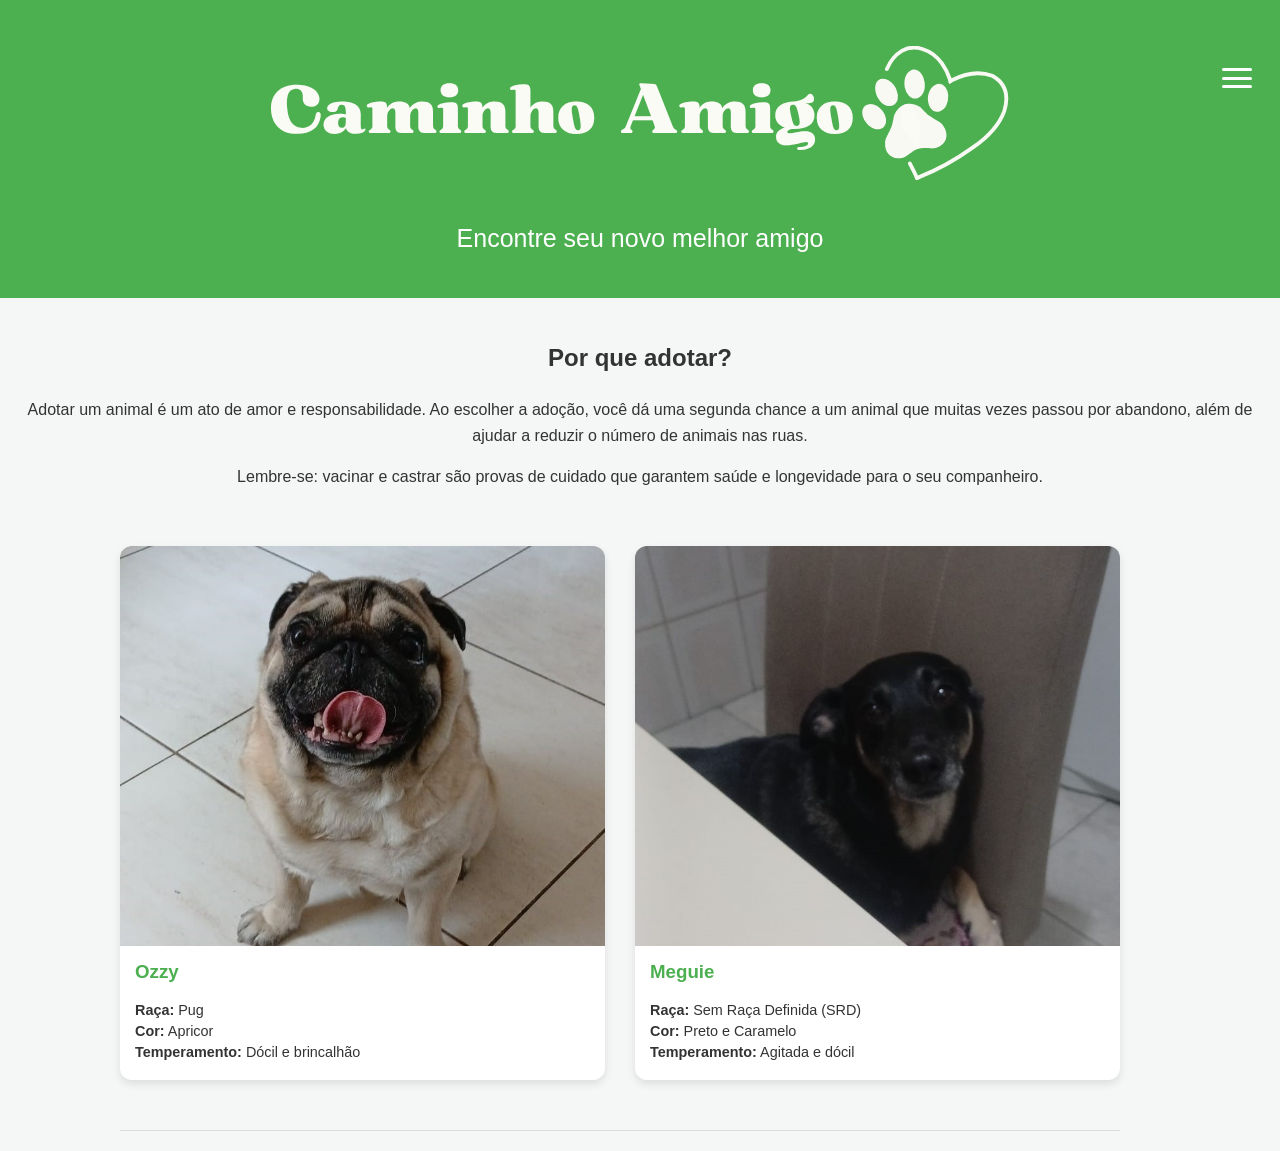
<file: index.html>
<!doctype html>
<html lang="pt-br">
  <head>
    <meta charset="UTF-8" />
    <meta name="viewport" content="width=device-width, initial-scale=1.0" />
    <title>Caminho Amigo - Adoção</title>
    <link rel="stylesheet" href="style.css" />
  </head>
  <body>
    <header>
      <div class="header-container">
        <h1>
          <img src="img/CaminhoAmigoLogo.png" alt="Caminho Amigo" />
        </h1>
        
        <nav class="menu-navegacao">
          <input type="checkbox" id="menu-toggle" class="menu-checkbox" />
          <label for="menu-toggle" class="menu-botao">
            <span></span>
            <span></span>
            <span></span>
          </label>
          
          <ul class="menu-links">
            <li><a href="index.html">Início</a></li>
            <li><a href="vacinacao.html">Postos de Vacinação</a></li>
            <li><a href="adotar.html">Castração Gratuita</a></li>
            <li><a href="contato.html">Sobre Nós</a></li>
          </ul>
        </nav>
      </div>
      <p class="descricao">Encontre seu novo melhor amigo</p>
    </header>

<section class="informativo">
        <h2>Por que adotar?</h2>
        <p>
          Adotar um animal é um ato de amor e responsabilidade. Ao escolher a
          adoção, você dá uma segunda chance a um animal que muitas vezes passou
          por abandono, além de ajudar a reduzir o número de animais nas ruas.
        </p>
        <p>
          Lembre-se: vacinar e castrar são provas de cuidado que garantem saúde
          e longevidade para o seu companheiro.
        </p>
      </section>

    <main class="container">
      <section class="grid-animais">
        <div class="card-animal">
          <div class="foto-animal">
            <img src="img/Ozzy.jpeg" alt="Foto do animal" />
          </div>
          <div class="info-animal">
            <h3>Ozzy</h3>
            <p><strong>Raça:</strong> Pug</p>
            <p><strong>Cor:</strong> Apricor</p>
            <p><strong>Temperamento:</strong> Dócil e brincalhão</p>
          </div>
        </div>

        <div class="card-animal">
          <div class="foto-animal">
            <img src="img/Meguie.jpeg" alt="Foto do animal" />
          </div>
          <div class="info-animal">
            <h3>Meguie</h3>
            <p><strong>Raça:</strong> Sem Raça Definida (SRD)</p>
            <p><strong>Cor:</strong> Preto e Caramelo</p>
            <p><strong>Temperamento:</strong> Agitada e dócil</p>
          </div>
        </div>
      </section>

      <hr />

      
    </main>
  </body>
</html>
</file>
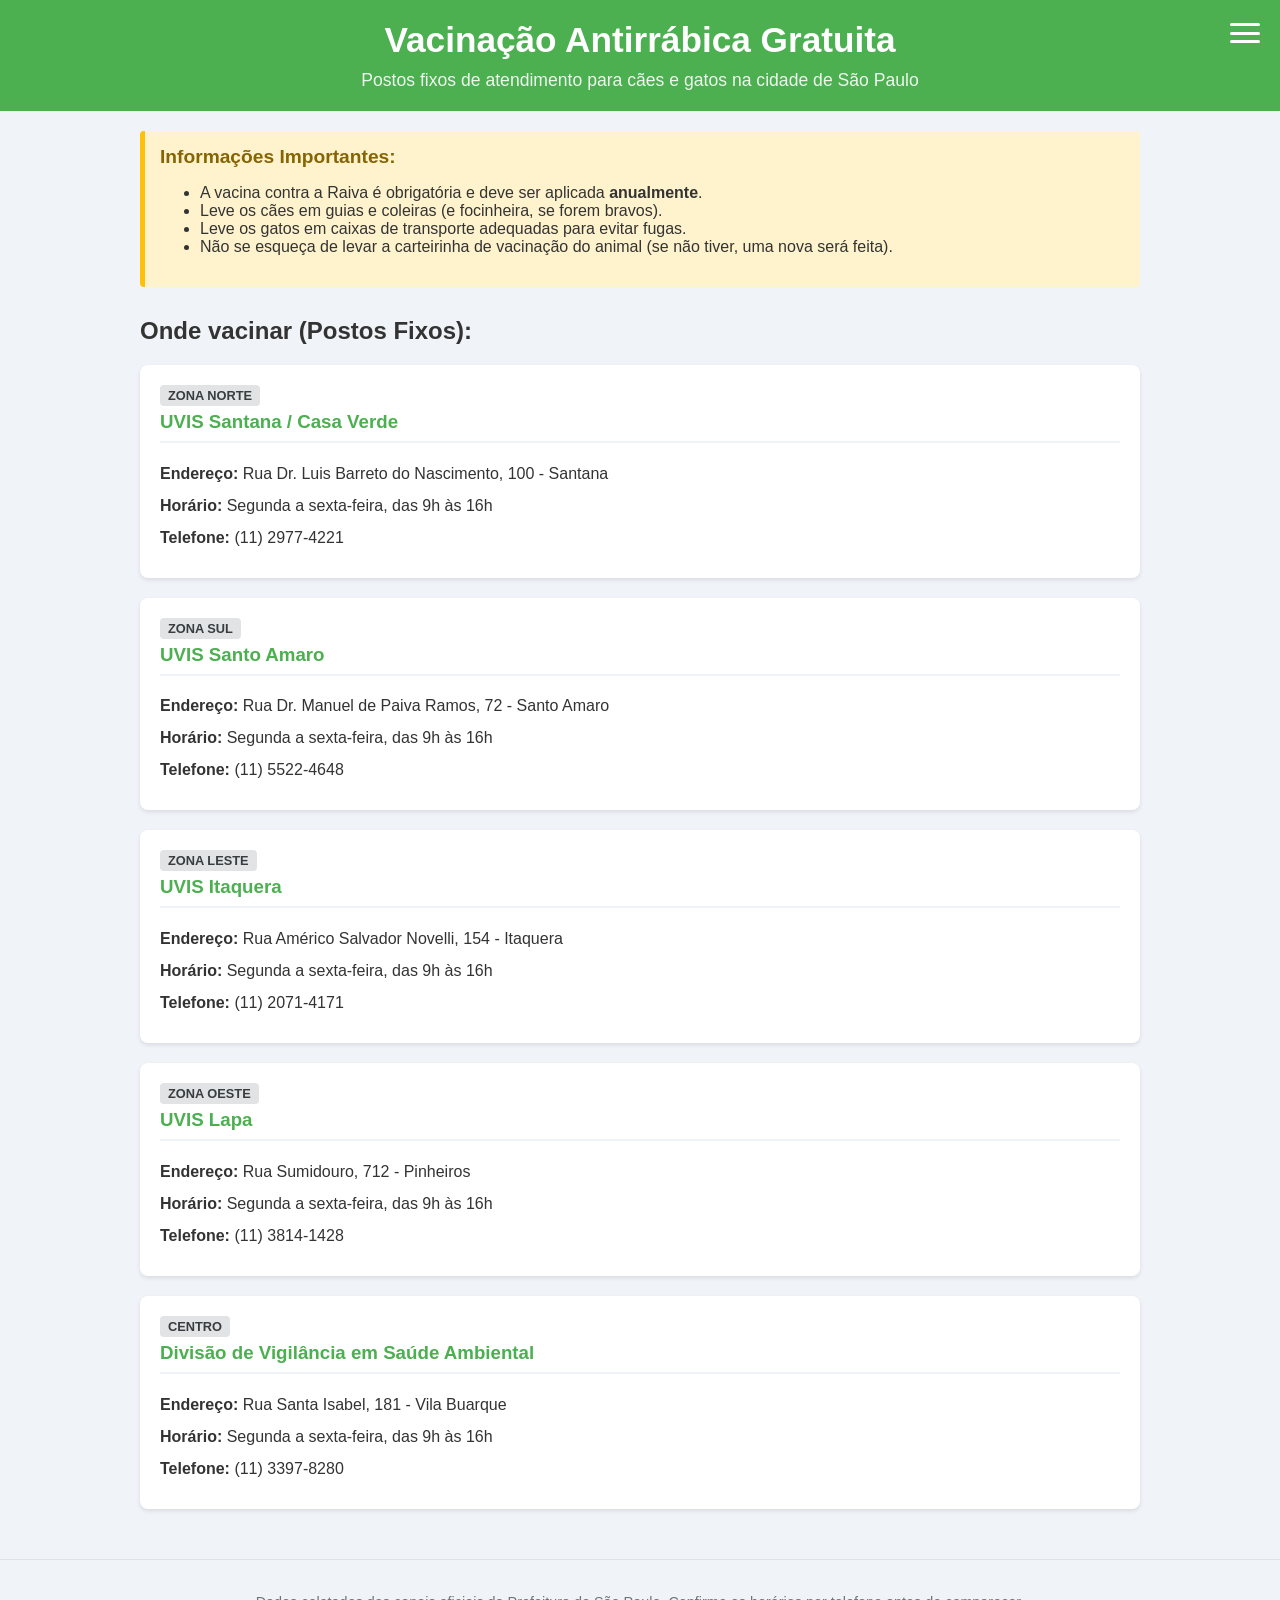
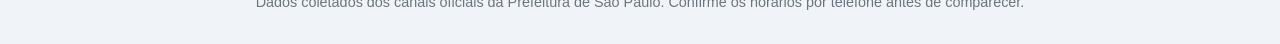
<file: vacinacao.html>
<!DOCTYPE html>
<html lang="pt-br">

<head>
    <meta charset="UTF-8">
    <meta name="viewport" content="width=device-width, initial-scale=1.0">
    <title>Vacinação Animal Gratuita - SP</title>

    <style>
        body {
            font-family: 'Segoe UI', Tahoma, Geneva, Verdana, sans-serif;
            background-color: #f0f4f8;
            margin: 0;
            padding: 0;
            color: #333;
        }

        header {
            background-color: #4caf50;
            color: white;
            text-align: center;
            padding: 20px 1px;
            position: relative;
        }

        header h1 {
            margin: 0;
            font-size: 2.2rem;
        }

        header p {
            margin: 10px 0 0 0;
            font-size: 1.1rem;
            opacity: 0.9;
        }

        .container {
            max-width: 1000px;
            margin: 20px auto;
            padding: 0 20px;
        }

        .menu-checkbox {
            display: none;
        }

        .menu-botao {
            display: flex;
            flex-direction: column;
            justify-content: space-between;
            width: 30px;
            height: 20px;
            cursor: pointer;
            z-index: 10;
            position: absolute;
            right: 20px;
            top: 30%;
            transform: translateY(-50%);
        }

        .menu-botao span {
            display: block;
            height: 3px;
            width: 100%;
            background-color: white;
            border-radius: 3px;
            transition: all 0.3s ease;
        }

        .menu-links {
            position: absolute;
            top: 100%;
            right: 20px;
            background-color: white;
            box-shadow: 0px 4px 12px rgba(0, 0, 0, 0.15);
            border-radius: 8px;
            list-style: none;
            padding: 10px 0;
            margin: 10px 0 0 0;
            display: none;
            flex-direction: column;
            min-width: 180px;
            z-index: 9;
            text-align: left;
        }

        .menu-links li a {
            display: block;
            padding: 12px 20px;
            text-decoration: none;
            color: #333;
            font-size: 1rem;
            transition: background 0.2s, color 0.2s;
        }

        .menu-links li a:hover {
            background-color: #f4f7f6;
            color: #4caf50;
        }

        .menu-checkbox:checked~.menu-links {
            display: flex;
        }

        .menu-checkbox:checked~.menu-botao span:nth-child(1) {
            transform: translateY(8px) rotate(45deg);
        }

        .menu-checkbox:checked~.menu-botao span:nth-child(2) {
            opacity: 0;
        }

        .menu-checkbox:checked~.menu-botao span:nth-child(3) {
            transform: translateY(-9px) rotate(-45deg);
        }

        .alerta {
            background-color: #fff3cd;
            border-left: 5px solid #ffc107;
            padding: 15px;
            border-radius: 4px;
            margin-bottom: 30px;
        }

        .alerta h2 {
            margin-top: 0;
            color: #856404;
            font-size: 1.2rem;
        }

        .posto-card {
            background-color: white;
            border-radius: 8px;
            padding: 20px;
            margin-bottom: 20px;
            box-shadow: 0 2px 4px rgba(0, 0, 0, 0.1);
            transition: transform 0.3s ease;
        }

        .posto-card:hover {
            transform: scale(1.02);
        }

        .posto-card h3 {
            margin-top: 5px;
            color: #4caf50;
            border-bottom: 2px solid #f0f4f8;
            padding-bottom: 8px;
        }

        .posto-card p {
            margin: 8px 0;
            font-size: 1rem;
            line-height: 1.5;
        }



        .tag-zona {
            display: inline-block;
            background-color: #e2e3e5;
            color: #383d41;
            padding: 3px 8px;
            border-radius: 4px;
            font-size: 0.8rem;
            font-weight: bold;
            text-transform: uppercase;
        }

        footer {
            text-align: center;
            padding: 20px;
            margin-top: 50px;
            color: #6c757d;
            font-size: 0.9rem;
            border-top: 1px solid #dee2e6;
        }
    </style>
</head>

<body>

    <header>
        <h1>Vacinação Antirrábica Gratuita</h1>
        <p>Postos fixos de atendimento para cães e gatos na cidade de São Paulo</p>

        <nav class="menu-navegacao">
            <input type="checkbox" id="menu-toggle" class="menu-checkbox" />
            <label for="menu-toggle" class="menu-botao">
                <span></span>
                <span></span>
                <span></span>
            </label>

            <ul class="menu-links">
                <li><a href="index.html">Início</a></li>
                <li><a href="vacinacao.html">Postos de Vacinação</a></li>
                <li><a href="adotar.html">Castração Gratuita</a></li>
                <li><a href="contato.html">Sobre Nós</a></li>
            </ul>
        </nav>
    </header>

    <div class="container">

        <section class="alerta">
            <h2>Informações Importantes:</h2>
            <ul>
                <li>A vacina contra a Raiva é obrigatória e deve ser aplicada <strong>anualmente</strong>.</li>
                <li>Leve os cães em guias e coleiras (e focinheira, se forem bravos).</li>
                <li>Leve os gatos em caixas de transporte adequadas para evitar fugas.</li>
                <li>Não se esqueça de levar a carteirinha de vacinação do animal (se não tiver, uma nova será feita).
                </li>
            </ul>
        </section>

        <h2>Onde vacinar (Postos Fixos):</h2>

        <div class="posto-card">
            <span class="tag-zona">Zona Norte</span>
            <h3>UVIS Santana / Casa Verde</h3>
            <p><strong>Endereço:</strong> Rua Dr. Luis Barreto do Nascimento, 100 - Santana</p>
            <p><strong>Horário:</strong> Segunda a sexta-feira, das 9h às 16h</p>
            <p><strong>Telefone:</strong> (11) 2977-4221</p>
        </div>

        <div class="posto-card">
            <span class="tag-zona">Zona Sul</span>
            <h3>UVIS Santo Amaro</h3>
            <p><strong>Endereço:</strong> Rua Dr. Manuel de Paiva Ramos, 72 - Santo Amaro</p>
            <p><strong>Horário:</strong> Segunda a sexta-feira, das 9h às 16h</p>
            <p><strong>Telefone:</strong> (11) 5522-4648</p>
        </div>

        <div class="posto-card">
            <span class="tag-zona">Zona Leste</span>
            <h3>UVIS Itaquera</h3>
            <p><strong>Endereço:</strong> Rua Américo Salvador Novelli, 154 - Itaquera</p>
            <p><strong>Horário:</strong> Segunda a sexta-feira, das 9h às 16h</p>
            <p><strong>Telefone:</strong> (11) 2071-4171</p>
        </div>

        <div class="posto-card">
            <span class="tag-zona">Zona Oeste</span>
            <h3>UVIS Lapa</h3>
            <p><strong>Endereço:</strong> Rua Sumidouro, 712 - Pinheiros</p>
            <p><strong>Horário:</strong> Segunda a sexta-feira, das 9h às 16h</p>
            <p><strong>Telefone:</strong> (11) 3814-1428</p>
        </div>

        <div class="posto-card">
            <span class="tag-zona">Centro</span>
            <h3>Divisão de Vigilância em Saúde Ambiental</h3>
            <p><strong>Endereço:</strong> Rua Santa Isabel, 181 - Vila Buarque</p>
            <p><strong>Horário:</strong> Segunda a sexta-feira, das 9h às 16h</p>
            <p><strong>Telefone:</strong> (11) 3397-8280</p>
        </div>

    </div>

    <footer>
        <p>Dados coletados dos canais oficiais da Prefeitura de São Paulo. Confirme os horários por telefone antes de
            comparecer.</p>
    </footer>

</body>

</html>
</file>
<file: style.css>
body {
  font-family: "Segoe UI", Tahoma, Geneva, Verdana, sans-serif;
  background-color: #f4f7f6;
  margin: 0;
  padding: 0;
  color: #333;
}

header {
  background-color: #4caf50;
  color: white;
  text-align: center;
  padding: 20px 1px;
  position: relative;
}

.descricao {
  font-size: 25px;
  margin-top: 10px;
}

.container {
  max-width: 1000px;
  margin: 20px 100px;
  padding: 0 20px;
}

.header-container {
  display: flex;
  justify-content: center;
  align-items: center;
  max-width: 1224px;
  margin: 0 auto;
  padding: 0 20px;
  position: relative;
}

.menu-checkbox {
  display: none;
}

.menu-botao {
  display: flex;
  flex-direction: column;
  justify-content: space-between;
  width: 30px;
  height: 20px;
  cursor: pointer;
  z-index: 10;
  position: absolute;
  right: 20px;
  top: 30%;
  transform: translateY(-50%);
}

.menu-botao span {
  display: block;
  height: 3px;
  width: 100%;
  background-color: white;
  border-radius: 3px;
  transition: all 0.3s ease;
}

.menu-links {
  position: absolute;
  top: 100%;
  right: 20px;
  background-color: white;
  box-shadow: 0px 4px 12px rgba(0, 0, 0, 0.15);
  border-radius: 8px;
  list-style: none;
  padding: 10px 0;
  margin: 10px 0 0 0;
  display: none;
  flex-direction: column;
  min-width: 180px;
  z-index: 9;
  text-align: left;
}

.menu-links li a {
  display: block;
  padding: 12px 20px;
  text-decoration: none;
  color: #333;
  font-size: 1rem;
  transition: background 0.2s, color 0.2s;
}

.menu-links li a:hover {
  background-color: #f4f7f6;
  color: #4caf50;
}

.menu-checkbox:checked ~ .menu-links {
  display: flex;
}

.menu-checkbox:checked ~ .menu-botao span:nth-child(1) {
  transform: translateY(8px) rotate(45deg);
}

.menu-checkbox:checked ~ .menu-botao span:nth-child(2) {
  opacity: 0;
}

.menu-checkbox:checked ~ .menu-botao span:nth-child(3) {
  transform: translateY(-9px) rotate(-45deg);
}

.grid-animais {
  display: grid;
  grid-template-columns: repeat(auto-fit, minmax(250px, 1fr));
  gap: 30px;
  margin-bottom: 50px;
}

.card-animal {
  background: white;
  border-radius: 12px;
  overflow: hidden;
  box-shadow: 0 4px 8px rgba(0, 0, 0, 0.1);
  transition: transform 0.3s ease;
}

.card-animal:hover {
  transform: translateY(-5px);
}

.foto-animal {
  width: 100%;
  height: 400px;
  background-color: #ddd;
}

.foto-animal img {
  width: 100%;
  height: 100%;
  object-fit: cover;
}

.info-animal {
  padding: 15px;
}

.info-animal h3 {
  margin-top: 0;
  color: #4caf50;
}

.info-animal p {
  font-size: 0.9rem;
  margin: 5px 0;
}

.informativo {
  text-align: center;
  margin-top: 1px;
  padding: 20px;
  line-height: 1.6;
}

hr {
  border: 0;
  height: 1px;
  background: #ddd;
}

@media (max-width: 768px) {
  .grid-animais {
    grid-template-columns: 1fr;
    gap: 20px;
  }

  header {
    padding: 1.5rem 1rem;
  }

  header h1 {
    font-size: 1.8rem;
  }

  .info-animal h3 {
    font-size: 1.3rem;
  }

  .informativo {
    padding: 15px;
    font-size: 1rem;
  }

  .foto-animal {
    height: 200px;
  }
}
</file>
